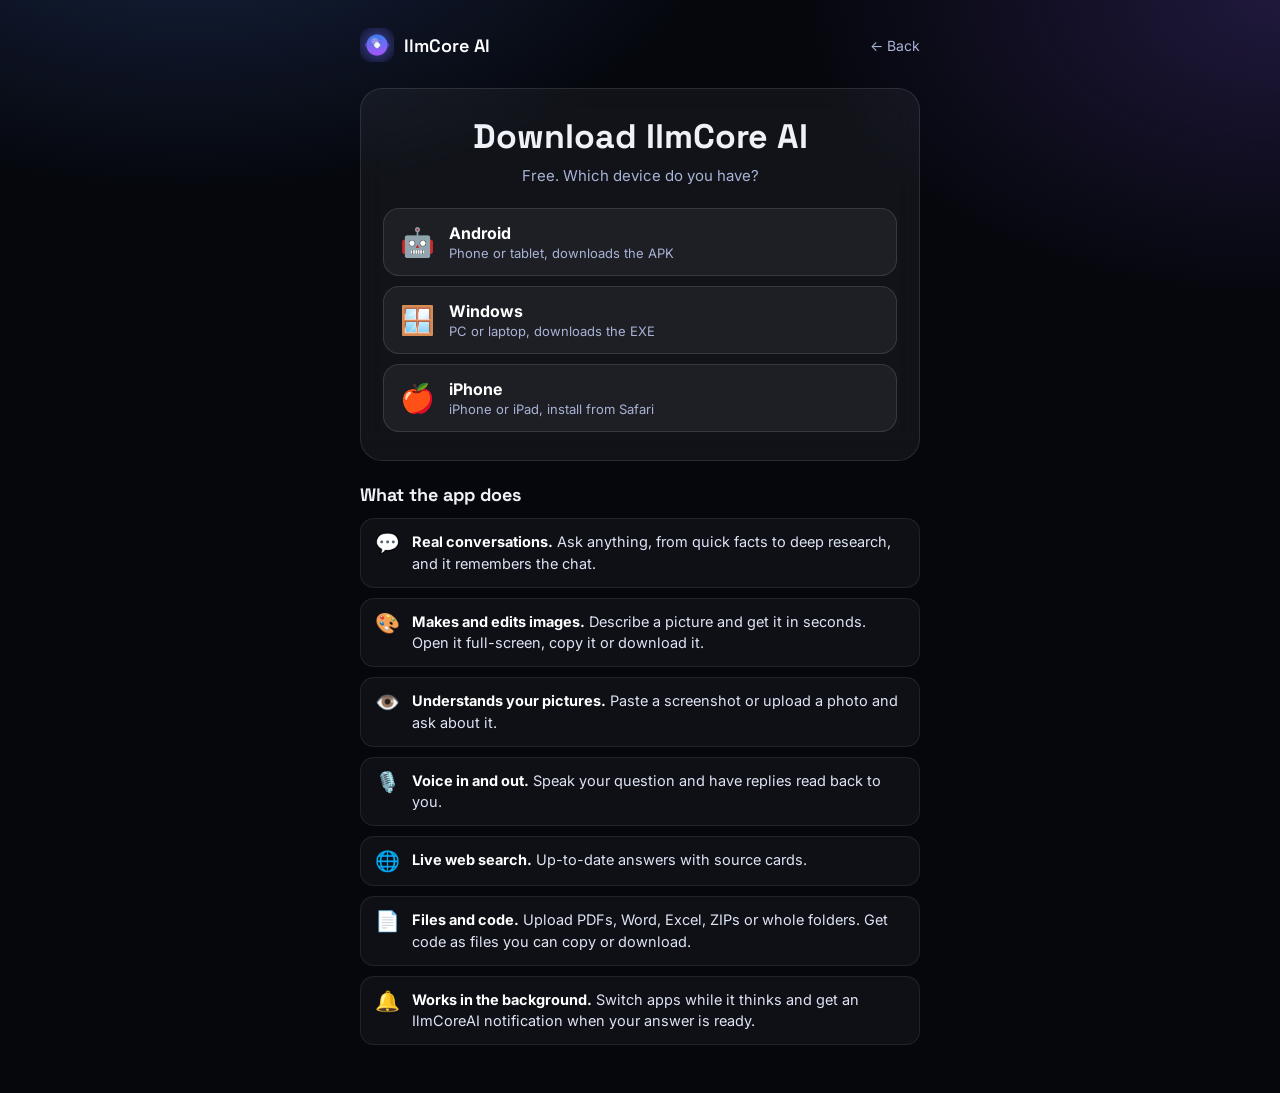
<file: download.html>
<!DOCTYPE html>
<html lang="en">
<head>
<meta charset="UTF-8" />
<meta name="viewport" content="width=device-width, initial-scale=1" />
<title>Download IlmCore AI for Android, Windows and iPhone</title>
<meta name="description" content="Download the free IlmCore AI app for Android, Windows or iPhone. Chat, generate images, read files, search the web and more." />
<link rel="icon" href="assets/logo.png" type="image/png" />
<link rel="manifest" href="/manifest.webmanifest" />
<meta name="theme-color" content="#05070d" />
<link rel="apple-touch-icon" sizes="180x180" href="/assets/apple-touch-icon.png" />
<meta name="apple-mobile-web-app-capable" content="yes" />
<meta name="mobile-web-app-capable" content="yes" />
<meta name="apple-mobile-web-app-title" content="IlmCore AI" />
<meta name="apple-mobile-web-app-status-bar-style" content="black-translucent" />
<link rel="preconnect" href="https://fonts.googleapis.com" />
<link rel="preconnect" href="https://fonts.gstatic.com" crossorigin />
<link rel="stylesheet" href="https://fonts.googleapis.com/css2?family=Space+Grotesk:wght@500;600;700&family=Inter:wght@400;500;600;700&display=swap" />
<style>
*{box-sizing:border-box;margin:0;padding:0}
html,body{min-height:100%;background:#05070d;color:#eef1f8;font-family:'Inter',system-ui,-apple-system,sans-serif}
body{display:flex;justify-content:center;padding:28px 16px 48px;background:
  radial-gradient(900px 500px at 15% -10%,rgba(91,140,255,.22),transparent 60%),
  radial-gradient(800px 500px at 100% 0%,rgba(139,92,246,.2),transparent 60%),#05070d}
.wrap{width:100%;max-width:560px}
.top{display:flex;align-items:center;justify-content:space-between;margin-bottom:26px}
.brand{display:flex;align-items:center;gap:10px;font-family:'Space Grotesk',sans-serif;font-weight:600;font-size:18px;color:#fff;text-decoration:none}
.brand img{width:34px;height:34px;border-radius:10px}
.back{color:#aab3d6;font-size:14px;text-decoration:none}.back:hover{color:#fff}
.card{background:rgba(255,255,255,.05);border:1px solid rgba(255,255,255,.1);border-radius:22px;padding:28px 22px;text-align:center;backdrop-filter:blur(14px)}
h1{font-family:'Space Grotesk',sans-serif;font-size:clamp(26px,6vw,34px);line-height:1.15;margin-bottom:8px}
.sub{color:#aab3d6;font-size:15px;line-height:1.6}
.count-wrap{margin:26px auto 8px;width:132px;height:132px;position:relative}
.ring{position:absolute;inset:0;transform:rotate(-90deg)}
.ring circle{fill:none;stroke-width:8}
.ring .bg{stroke:rgba(255,255,255,.1)}
.ring .fg{stroke:url(#g);stroke-linecap:round;stroke-dasharray:326.7;stroke-dashoffset:0;transition:stroke-dashoffset 1s linear}
.num{position:absolute;inset:0;display:grid;place-items:center;font-family:'Space Grotesk',sans-serif;font-size:56px;font-weight:700}
.num.small{font-size:38px}
.status{min-height:24px;font-size:15px;color:#c9d0ee;margin-bottom:16px}
.btns{display:flex;gap:10px;justify-content:center;flex-wrap:wrap}
.btn{display:inline-flex;align-items:center;justify-content:center;gap:8px;padding:13px 22px;border-radius:999px;font-weight:600;font-size:15px;border:1px solid transparent;cursor:pointer;text-decoration:none;font-family:inherit}
.btn-primary{background:linear-gradient(135deg,#5b8cff,#8b5cf6);color:#fff;box-shadow:0 10px 28px rgba(99,102,241,.35)}
.btn-ghost{background:rgba(255,255,255,.06);border-color:rgba(255,255,255,.14);color:#eef1f8}
.btn[hidden]{display:none}
.section{margin-top:22px;text-align:left}
.section h2{font-family:'Space Grotesk',sans-serif;font-size:18px;margin-bottom:12px}
.feat{list-style:none;display:grid;gap:10px}
.feat li{display:flex;gap:12px;align-items:flex-start;background:rgba(255,255,255,.04);border:1px solid rgba(255,255,255,.08);border-radius:14px;padding:12px 14px;font-size:14.5px;line-height:1.5;color:#dfe4f5}
.feat b{color:#fff}
.feat .e{font-size:20px;line-height:1.2}
ol.steps{margin-left:20px;display:grid;gap:8px;font-size:14.5px;line-height:1.55;color:#c9d0ee}
.note{margin-top:14px;font-size:13px;color:#8e98bf;line-height:1.55}
.error{display:none;margin-top:14px;padding:12px 14px;border-radius:12px;background:rgba(239,68,68,.12);border:1px solid rgba(239,68,68,.35);color:#fecaca;font-size:14px;text-align:left}
.error.show{display:block}

.choose h1{margin-bottom:8px}
.os-grid{display:grid;gap:10px;margin-top:20px}
.os{position:relative;display:flex;align-items:center;gap:14px;width:100%;text-align:left;background:rgba(255,255,255,.05);border:1px solid rgba(255,255,255,.12);border-radius:16px;padding:14px 16px;color:#eef1f8;font-family:inherit;cursor:pointer;transition:border-color .15s,background .15s,transform .15s}
.os:hover,.os:focus-visible{border-color:#8b5cf6;background:rgba(139,92,246,.12);outline:none;transform:translateY(-1px)}
.os .ico{font-size:28px;line-height:1}
.os b{display:block;font-size:16px;color:#fff}
.os small{display:block;color:#aab3d6;font-size:13px;margin-top:2px}
.os .tag{position:absolute;right:12px;top:12px;font-size:11px;font-weight:600;padding:3px 9px;border-radius:999px;background:linear-gradient(135deg,#5b8cff,#8b5cf6);color:#fff}
.os .tag[hidden]{display:none}
.panel[hidden]{display:none}
.change{display:inline-block;margin-top:16px;background:none;border:0;color:#a5b4fc;font-size:14px;font-family:inherit;cursor:pointer;text-decoration:underline}
.ios-steps{margin:18px 0 6px;text-align:left}
.install[hidden]{display:none}

.share-ico{display:inline-block;vertical-align:-4px;width:20px;height:20px;margin:0 2px}
.ios-warn{display:none;margin-top:14px;padding:12px 14px;border-radius:12px;background:rgba(251,191,36,.1);border:1px solid rgba(251,191,36,.35);color:#fde68a;font-size:14px;text-align:left;line-height:1.5}
.ios-warn.show{display:block}
.ios-done{display:none;margin-top:14px;padding:12px 14px;border-radius:12px;background:rgba(34,197,94,.12);border:1px solid rgba(34,197,94,.35);color:#bbf7d0;font-size:14px}
.ios-done.show{display:block}
.pointer{position:fixed;left:0;right:0;bottom:0;z-index:50;display:none;flex-direction:column;align-items:center;padding:14px 16px calc(env(safe-area-inset-bottom,0px) + 4px);background:linear-gradient(to top,rgba(5,7,13,.96) 55%,transparent);pointer-events:none}
.pointer.show{display:flex}
.pointer.top{top:0;bottom:auto;align-items:flex-end;padding:calc(env(safe-area-inset-top,0px) + 4px) 18px 14px;background:linear-gradient(to bottom,rgba(5,7,13,.96) 55%,transparent)}
.pointer.top p{order:2;text-align:right;margin:4px 0 0;max-width:230px}
.pointer.top svg{order:1;transform:none;animation:bobup 1s ease-in-out infinite;margin-right:6px}
@keyframes bobup{0%,100%{transform:translateY(6px) rotate(180deg)}50%{transform:translateY(-6px) rotate(180deg)}}
.pointer button{pointer-events:auto;margin-top:8px;background:rgba(255,255,255,.12);border:1px solid rgba(255,255,255,.25);color:#fff;border-radius:999px;padding:6px 16px;font-size:13px;font-family:inherit;cursor:pointer}
.pointer.top button{order:3;align-self:center}
.pointer p{font-size:14px;font-weight:600;color:#fff;text-align:center;margin-bottom:4px}
.pointer svg{width:34px;height:34px;color:#a78bfa;animation:bob 1s ease-in-out infinite;transform:none}
@keyframes bob{0%,100%{transform:translateY(-6px)}50%{transform:translateY(6px)}}
@media (prefers-reduced-motion:reduce){.pointer svg{animation:none}}
@media (prefers-reduced-motion:reduce){.ring .fg{transition:none}}
</style>
</head>
<body>
<main class="wrap">
  <div class="top">
    <a class="brand" href="index.html"><img src="assets/logo.png" alt="" /> IlmCore AI</a>
    <a class="back" href="index.html">← Back</a>
  </div>

  <section class="card" aria-live="polite">

    <!-- Step 1: ask which device -->
    <div class="panel choose" id="p-choose">
      <h1>Download IlmCore AI</h1>
      <p class="sub">Free. Which device do you have?</p>
      <div class="os-grid">
        <button class="os" type="button" data-os="android"><span class="ico">🤖</span><span><b>Android</b><small>Phone or tablet, downloads the APK</small></span><span class="tag" hidden>Your device</span></button>
        <button class="os" type="button" data-os="windows"><span class="ico">🪟</span><span><b>Windows</b><small>PC or laptop, downloads the EXE</small></span><span class="tag" hidden>Your device</span></button>
        <button class="os" type="button" data-os="iphone"><span class="ico">🍎</span><span><b>iPhone</b><small>iPhone or iPad, install from Safari</small></span><span class="tag" hidden>Your device</span></button>
      </div>
    </div>

    <!-- Android / Windows: countdown + download -->
    <div class="panel" id="p-dl" hidden>
      <h1 id="dl-title">IlmCore AI for Android</h1>
      <p class="sub">Free. No account needed to install. Your download starts automatically.</p>

      <div class="count-wrap">
        <svg class="ring" viewBox="0 0 120 120" aria-hidden="true">
          <defs><linearGradient id="g" x1="0" y1="0" x2="1" y2="1"><stop offset="0" stop-color="#5b8cff"/><stop offset="1" stop-color="#a78bfa"/></linearGradient></defs>
          <circle class="bg" cx="60" cy="60" r="52"/>
          <circle class="fg" id="fg" cx="60" cy="60" r="52"/>
        </svg>
        <div class="num" id="num">3</div>
      </div>
      <div class="status" id="status">Download starts in 3…</div>

      <div class="btns">
        <button class="btn btn-primary" id="now" type="button">Download now</button>
        <button class="btn btn-ghost" id="cancel" type="button">Cancel</button>
        <a class="btn btn-primary" id="again" href="#" download hidden>Download again</a>
      </div>
      <div class="error" id="error"></div>
      <button class="change" type="button" data-change>Not your device? Choose again</button>
      <noscript><p class="note">JavaScript is off. Android: <a style="color:#a5b4fc" href="/ilmcoreai.apk" download>download the APK</a>. Windows: <a style="color:#a5b4fc" href="https://www.dropbox.com/scl/fi/aibp8khqgut120ganhukg/Ilmcore.exe?rlkey=bj6wa7vbf4bp59nnzhbl00d13&amp;st=02ygons6&amp;dl=1">download the EXE</a>.</p></noscript>
    </div>

    <!-- iPhone: install as app (PWA) -->
    <div class="panel" id="p-ios" hidden>
      <h1>Install IlmCore AI on iPhone</h1>
      <p class="sub">Free. It installs as a real app on your Home Screen, with its own icon. No App Store needed.</p>
      <div class="ios-done" id="ios-done">✅ IlmCore AI is already installed on this device.</div>
      <div class="ios-warn" id="ios-warn">You're not in <b>Safari</b>. Tap <b>Copy link</b> below, open <b>Safari</b>, paste it in the address bar, then follow the steps.</div>
      <ol class="steps ios-steps" id="ios-steps">
        <li>Tap the <b>Share</b> button <svg class="share-ico" viewBox="0 0 24 24" fill="none" stroke="#a5b4fc" stroke-width="2" stroke-linecap="round" stroke-linejoin="round" aria-hidden="true"><path d="M12 3v12M8 7l4-4 4 4"/><path d="M6 11H5a2 2 0 0 0-2 2v6a2 2 0 0 0 2 2h14a2 2 0 0 0 2-2v-6a2 2 0 0 0-2-2h-1"/></svg> at the bottom of Safari.</li>
        <li>Scroll down and tap <b>Add to Home Screen</b>.</li>
        <li>Tap <b>Add</b> in the top corner. Leave <b>Open as Web App</b> switched on if you see it.</li>
        <li>Open <b>IlmCore AI</b> from your Home Screen and sign in or create a free account.</li>
      </ol>
      <div class="btns" style="margin-top:14px">
        <button class="btn btn-primary" id="ios-guide" type="button">Show me where to tap</button>
        <button class="btn btn-ghost" id="ios-copy" type="button">Copy link</button>
      </div>
      <button class="change" type="button" data-change>Not your device? Choose again</button>
    </div>
  </section>

  <section class="section">
    <h2>What the app does</h2>
    <ul class="feat">
      <li><span class="e">💬</span><div><b>Real conversations.</b> Ask anything, from quick facts to deep research, and it remembers the chat.</div></li>
      <li><span class="e">🎨</span><div><b>Makes and edits images.</b> Describe a picture and get it in seconds. Open it full-screen, copy it or download it.</div></li>
      <li><span class="e">👁️</span><div><b>Understands your pictures.</b> Paste a screenshot or upload a photo and ask about it.</div></li>
      <li><span class="e">🎙️</span><div><b>Voice in and out.</b> Speak your question and have replies read back to you.</div></li>
      <li><span class="e">🌐</span><div><b>Live web search.</b> Up-to-date answers with source cards.</div></li>
      <li><span class="e">📄</span><div><b>Files and code.</b> Upload PDFs, Word, Excel, ZIPs or whole folders. Get code as files you can copy or download.</div></li>
      <li><span class="e">🔔</span><div><b>Works in the background.</b> Switch apps while it thinks and get an IlmCoreAI notification when your answer is ready.</div></li>
    </ul>
  </section>

  <section class="section install" id="i-android" hidden>
    <h2>How to install on Android</h2>
    <ol class="steps">
      <li>When the download finishes, tap the notification or open <b>Downloads</b> and tap <b>IlmCoreAI.apk</b>.</li>
      <li>If Android asks, tap <b>Settings</b> and allow your browser to <b>install unknown apps</b>, then go back.</li>
      <li>Tap <b>Install</b>. If Play Protect shows a warning, tap <b>More details → Install anyway</b>. The app isn't from the Play Store.</li>
      <li>Open <b>IlmCore AI</b> and sign in or create a free account.</li>
    </ol>
  </section>

  <section class="section install" id="i-windows" hidden>
    <h2>How to install on Windows</h2>
    <ol class="steps">
      <li>When the download finishes, open your <b>Downloads</b> folder and double-click <b>Ilmcore.exe</b>.</li>
      <li>If Windows shows <b>Windows protected your PC</b>, click <b>More info → Run anyway</b>. The app isn't from the Microsoft Store.</li>
      <li>Follow the installer, then open <b>IlmCore AI</b> from the Start menu and sign in or create a free account.</li>
    </ol>
    <p class="note">Prefer no download? Open IlmCore AI in Edge or Chrome and click the <b>Install</b> icon in the address bar.</p>
  </section>
</main>

<div class="pointer" id="pointer"><p id="pointer-text">Tap Share, then “Add to Home Screen”</p><svg aria-hidden="true" viewBox="0 0 24 24" fill="none" stroke="currentColor" stroke-width="2.5" stroke-linecap="round" stroke-linejoin="round"><path d="M12 4v16M5 13l7 7 7-7"/></svg><button type="button" id="pointer-close">Got it</button></div>

<script>
(function () {
  var TARGETS = {
    android: { file: '/ilmcoreai.apk',          name: 'IlmCoreAI.apk',       title: 'IlmCore AI for Android',
               missing: "The app file isn't available yet. Please try again in a little while, or use IlmCore AI in your browser instead." },
    windows: { file: 'https://www.dropbox.com/scl/fi/aibp8khqgut120ganhukg/Ilmcore.exe?rlkey=bj6wa7vbf4bp59nnzhbl00d13&st=02ygons6&dl=1', name: 'Ilmcore.exe', external: true, title: 'IlmCore AI for Windows',
               missing: "The Windows installer isn't available yet. You can still use IlmCore AI in your browser, or open it in Edge or Chrome and click Install in the address bar." }
  };
  var START = 3, C = 326.7;
  var n = START, timer = null, started = false, cur = null;

  function $(id) { return document.getElementById(id); }
  var pChoose = $('p-choose'), pDl = $('p-dl'), pIos = $('p-ios');
  var num = $('num'), status = $('status'), fg = $('fg'), title = $('dl-title');
  var nowBtn = $('now'), cancelBtn = $('cancel'), again = $('again'), err = $('error');

  function showOnly(panel) {
    [pChoose, pDl, pIos].forEach(function (p) { p.hidden = (p !== panel); });
    ['android', 'windows'].forEach(function (k) { $('i-' + k).hidden = true; });
  }

  function detect() {
    var ua = navigator.userAgent || '';
    if (/android/i.test(ua)) return 'android';
    if (/iphone|ipad|ipod/i.test(ua) || (/Macintosh/.test(ua) && navigator.maxTouchPoints > 1)) return 'iphone';
    if (/windows/i.test(ua)) return 'windows';
    return null;
  }

  function render() {
    num.textContent = n;
    status.textContent = 'Download starts in ' + n + '…';
    fg.style.strokeDashoffset = String(C * (1 - n / START));
  }
  function tick() {
    n -= 1;
    if (n <= 0) { clearInterval(timer); start(); return; }
    render();
  }

  async function start() {
    if (started || !cur) return; started = true;
    clearInterval(timer);
    var t = TARGETS[cur];
    nowBtn.hidden = true; cancelBtn.hidden = true;
    num.textContent = '⬇'; num.classList.add('small'); fg.style.strokeDashoffset = '0';
    status.textContent = 'Starting your download…';
    try {
      if (!t.external) {
      var r = await fetch(t.file, { method: 'HEAD', cache: 'no-store' });
      var ct = r.headers.get('content-type') || '';
      if (!r.ok || ct.indexOf('text/html') !== -1) throw new Error('missing');
      }
    } catch (e) {
      num.textContent = '!'; status.textContent = 'Download unavailable';
      err.textContent = t.missing; err.classList.add('show');
      nowBtn.hidden = false; nowBtn.textContent = 'Try again'; started = false;
      return;
    }
    var a = document.createElement('a');
    a.href = t.file; a.download = t.name; document.body.appendChild(a); a.click(); a.remove();
    num.textContent = '✓';
    status.textContent = 'Download started. Check your notifications or Downloads.';
    again.href = t.file; again.setAttribute('download', t.name); again.hidden = false;
  }


  // ---- iPhone: iOS cannot auto-install a PWA, so guide the user to Share -> Add to Home Screen
  var pointer = $('pointer'), pointerText = $('pointer-text'), pointerTimer = null;
  var UA = navigator.userAgent || '';
  function isIOS() { return /iphone|ipad|ipod/i.test(UA) || (/Macintosh/.test(UA) && navigator.maxTouchPoints > 1); }
  function isIPad() { return /ipad/i.test(UA) || (/Macintosh/.test(UA) && navigator.maxTouchPoints > 1); }
  function isSafari() { return /safari/i.test(UA) && !/crios|fxios|edgios|opios|gsa|instagram|fban|fbav|line\/|twitter/i.test(UA); }
  function isChromeLike() { return /crios|edgios/i.test(UA); }
  function showPointer() {
    // Safari on iPhone: Share is in the bottom bar. iPad Safari / Chrome or Edge on iOS: Share is at the top right.
    if (isSafari() && !isIPad()) {
      pointer.classList.remove('top'); pointerText.textContent = 'Tap Share, then “Add to Home Screen”';
    } else if (isIOS() && (isSafari() || isChromeLike())) {
      pointer.classList.add('top'); pointerText.textContent = 'Tap the Share icon up here, then “Add to Home Screen”';
    } else { return; }
    pointer.classList.add('show');
    clearTimeout(pointerTimer);
    pointerTimer = setTimeout(hidePointer, 30000);
  }
  function hidePointer() { pointer.classList.remove('show'); clearTimeout(pointerTimer); }
  $('pointer-close').addEventListener('click', hidePointer);
  function iosSetup() {
    var installed = window.navigator.standalone === true || (window.matchMedia && matchMedia('(display-mode: standalone)').matches);
    $('ios-done').classList.toggle('show', installed);
    $('ios-steps').hidden = installed;
    $('ios-warn').classList.toggle('show', !installed && !isSafari());
    if (!installed) setTimeout(showPointer, 600);
  }
  $('ios-guide').addEventListener('click', showPointer);
  $('ios-copy').addEventListener('click', function () {
    var b = this, url = location.origin + '/dashboard.html';
    function done(ok) { b.textContent = ok ? 'Link copied ✓' : 'Copy failed'; setTimeout(function () { b.textContent = 'Copy link'; }, 2000); }
    if (navigator.clipboard && navigator.clipboard.writeText) navigator.clipboard.writeText(url).then(function () { done(true); }, function () { done(false); });
    else { var ta = document.createElement('textarea'); ta.value = url; document.body.appendChild(ta); ta.select(); var ok = false; try { ok = document.execCommand('copy'); } catch (e) {} ta.remove(); done(ok); }
  });

  function choose(os) {
    clearInterval(timer);
    if (os === 'iphone') { showOnly(pIos); iosSetup(); return; }
    cur = os; started = false; n = START;
    var t = TARGETS[os];
    title.textContent = t.title;
    err.classList.remove('show');
    num.classList.remove('small');
    nowBtn.hidden = false; nowBtn.textContent = 'Download now';
    cancelBtn.hidden = false; again.hidden = true;
    showOnly(pDl);
    $('i-' + os).hidden = false;
    render();
    timer = setInterval(tick, 1000);
  }

  function reset() {
    hidePointer();
    clearInterval(timer); started = false; cur = null;
    showOnly(pChoose);
  }

  document.querySelectorAll('.os').forEach(function (b) {
    b.addEventListener('click', function () { choose(b.getAttribute('data-os')); });
  });
  document.querySelectorAll('[data-change]').forEach(function (b) { b.addEventListener('click', reset); });
  nowBtn.addEventListener('click', function () { err.classList.remove('show'); start(); });
  cancelBtn.addEventListener('click', function () {
    clearInterval(timer); status.textContent = 'Download cancelled.'; cancelBtn.hidden = true; nowBtn.textContent = 'Download now';
  });

  // Highlight the visitor's own device (they still choose themselves)
  var guess = detect();
  if (guess) {
    var btn = document.querySelector('.os[data-os="' + guess + '"]');
    if (btn) { btn.querySelector('.tag').hidden = false; pChoose.querySelector('.os-grid').prepend(btn); }
  }
  showOnly(pChoose);
})();
</script>
</body>
</html>
</file>
